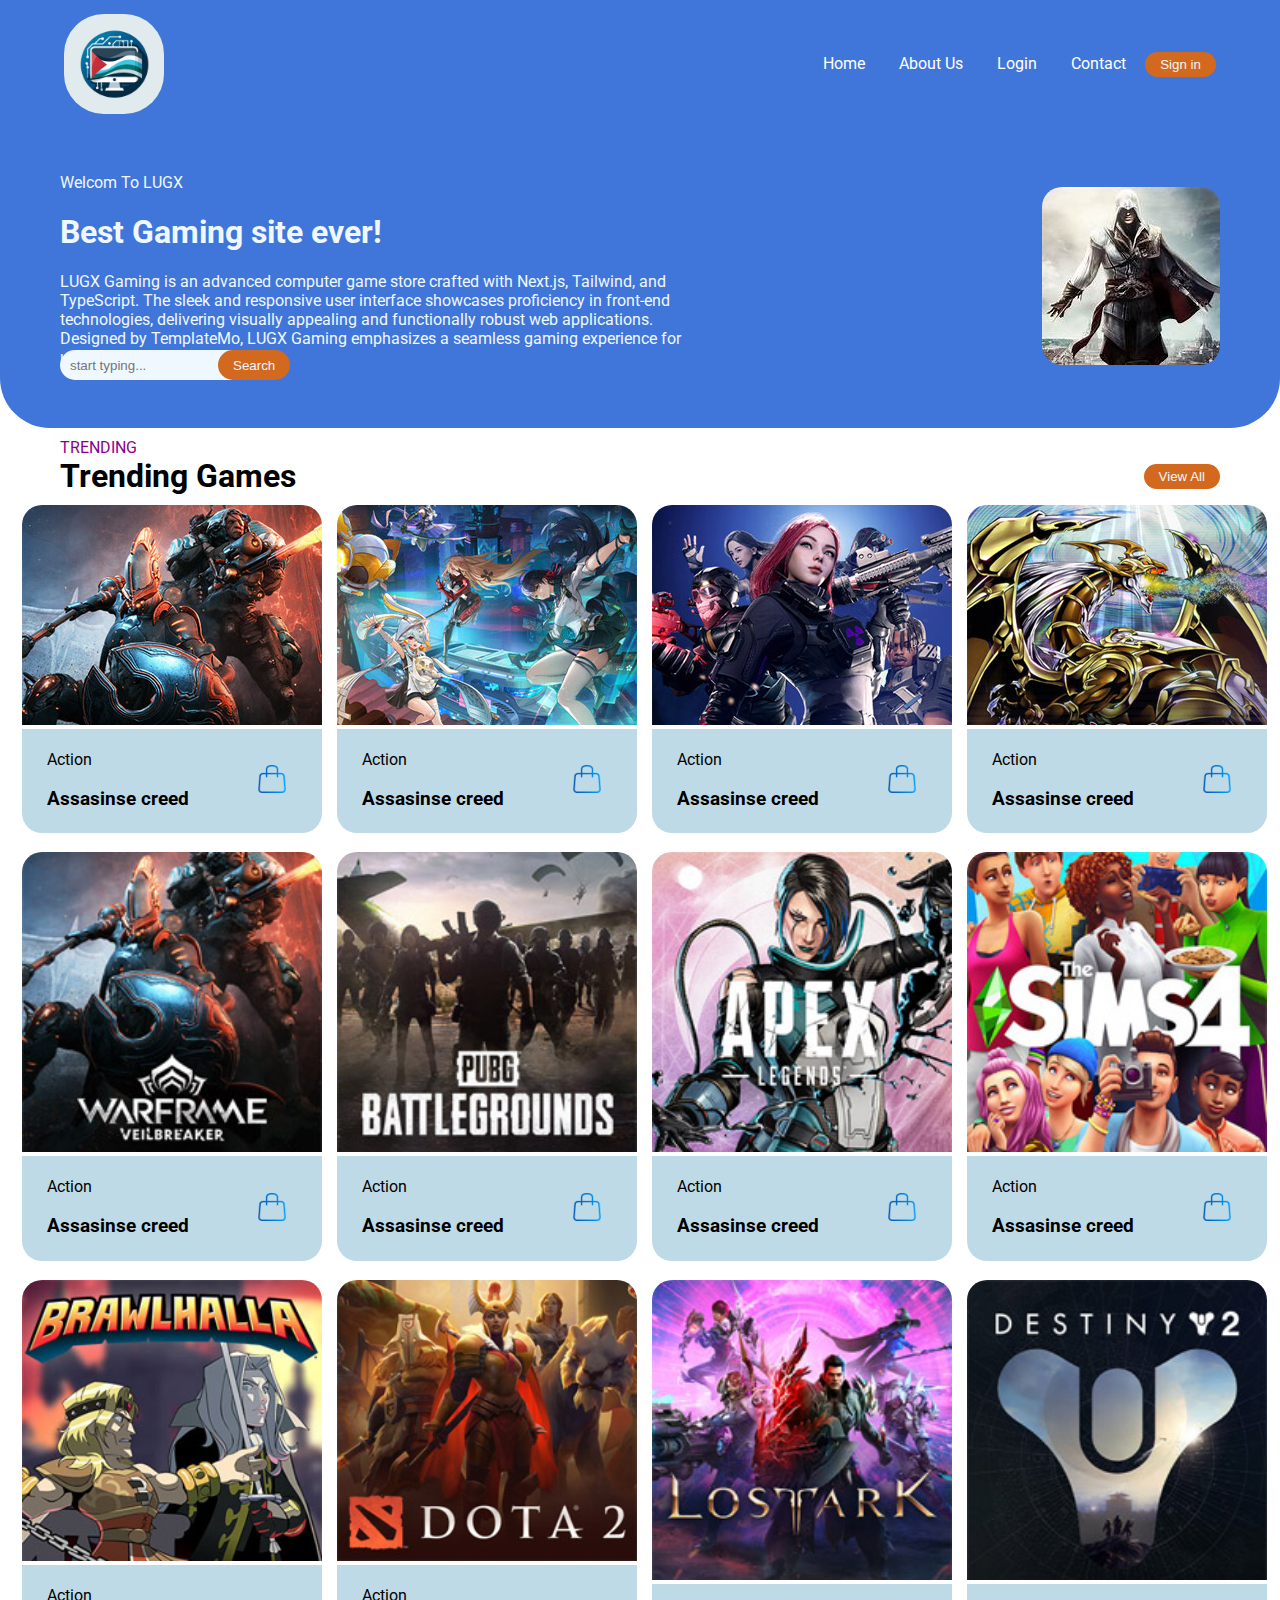
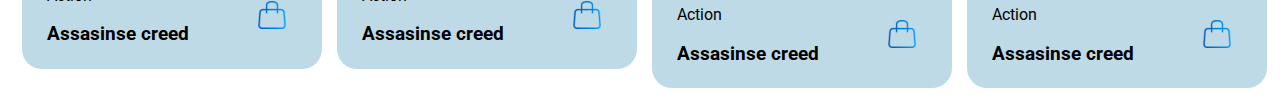
<file: index.html>
<!DOCTYPE html>
<head>
    <link rel="preconnect" href="https://fonts.googleapis.com">
    <link rel="preconnect" href="https://fonts.gstatic.com" crossorigin>
    <link href="https://fonts.googleapis.com/css2?family=Roboto:ital,wght@0,100;0,300;0,400;0,500;0,700;0,900;1,100;1,300;1,400;1,500;1,700;1,900&display=swap" 
    rel="stylesheet">
    <title>LUGX Store</title>
    <link rel="stylesheet" href="style.css"/>
</head>
<body>
    <div class="header">
        <img  src="images/_d963e10c-0fdb-4cb7-986e-865fec676b43.jpeg" class="logo">
        <div class="link">
            <a href="index.html">Home</a>
            <a href="aboutus.html">About Us</a>
            <a href="login.html">Login</a>
            <a href="conactus.html">Contact</a>
            <button class="bin" onclick="window.location.href='register.html'" >Sign in</button>
        </div>
    </div>
    <div class="landing-page">
        <div class="landing-text">
            <span>Welcom To LUGX</span>
            <h1>Best Gaming site ever!</h1>
            <p>
                LUGX Gaming is an advanced computer game store crafted with Next.js, Tailwind, and
                TypeScript. The sleek and responsive user interface showcases proficiency in front-end
                technologies, delivering visually appealing and functionally robust web applications. 
                Designed by TemplateMo, LUGX Gaming emphasizes a seamless gaming experience for users.
            </p>
        </div>
        <div class="search">
            <input placeholder="start typing..."/>
            <button class="bin">Search</button>
        </div>
        <div>
            <img class="img" src="images/banner.jpg"/>
        </div>
    </div>
    <div class="content">
        <span>Trending</span>
        <div class="trending-header">
            <h1 class="trend">Trending Games</h1>
            <button class="bin">View All</button>
        </div>
    </div>
    <div class="trendingcards">
    <div class="card1">
        <img class="thumb"  src="images/trending-01.jpg" />
        <div class="card-info">
          <div class="card-name">
            <p>Action</p>
            <h3>Assasinse creed</h3>
          </div>
          <a href="#">
            <img src="images/online-shopping.png" />
          </a>
        </div>
    </div>
    <div class="card">
        <img class="thumb" src="images/trending-02.jpg" />
        <div class="card-info">
          <div class="card-name">
            <p>Action</p>
            <h3>Assasinse creed</h3>
          </div>
          <a href="#">
            <img src="images/online-shopping.png" />
          </a>
        </div>
    </div>
    <div class="card">
        <img class="thumb" src="images/trending-03.jpg" />
        <div class="card-info">
          <div class="card-name">
            <p>Action</p>
            <h3>Assasinse creed</h3>
          </div>
          <a href="#">
            <img src="images/online-shopping.png" />
          </a>
        </div>
    </div>
    <div class="card">
        <img class="thumb" src="images/trending-04.jpg" />
        <div class="card-info">
          <div class="card-name">
            <p>Action</p>
            <h3>Assasinse creed</h3>
          </div>
          <a href="#">
            <img src="images/online-shopping.png" />
          </a>
        </div>
    </div>
    </div>
    <br>
    <div class="trendingcards">
        <div class="card1">
            <img class="thumb"  src="images/top-game-01.jpg" />
            <div class="card-info">
              <div class="card-name">
                <p>Action</p>
                <h3>Assasinse creed</h3>
              </div>
              <a href="#">
                <img src="images/online-shopping.png" />
              </a>
            </div>
        </div>
        <div class="card">
            <img class="thumb" src="images/top-game-02.jpg" />
            <div class="card-info">
              <div class="card-name">
                <p>Action</p>
                <h3>Assasinse creed</h3>
              </div>
              <a href="#">
                <img src="images/online-shopping.png" />
              </a>
            </div>
        </div>
        <div class="card">
            <img class="thumb" src="images/top-game-03.jpg" />
            <div class="card-info">
              <div class="card-name">
                <p>Action</p>
                <h3>Assasinse creed</h3>
              </div>
              <a href="#">
                <img src="images/online-shopping.png" />
              </a>
            </div>
        </div>
        <div class="card">
            <img class="thumb" src="images/top-game-04.jpg" />
            <div class="card-info">
              <div class="card-name">
                <p>Action</p>
                <h3>Assasinse creed</h3>
              </div>
              <a href="#">
                <img src="images/online-shopping.png" />
              </a>
            </div>
        </div>
        </div>
        <br>
        <div class="trendingcards">
        <div class="card1">
            <img class="thumb"  src="images/categories-01.jpg" />
            <div class="card-info">
              <div class="card-name">
                <p>Action</p>
                <h3>Assasinse creed</h3>
              </div>
              <a href="#">
                <img src="images/online-shopping.png" />
              </a>
            </div>
        </div>
        <div class="card">
            <img class="thumb" src="images/categories-02.jpg" />
            <div class="card-info">
              <div class="card-name">
                <p>Action</p>
                <h3>Assasinse creed</h3>
              </div>
              <a href="#">
                <img src="images/online-shopping.png" />
              </a>
            </div>
        </div>
        <div class="card">
            <img class="thumb" src="images/top-game-05.jpg" />
            <div class="card-info">
              <div class="card-name">
                <p>Action</p>
                <h3>Assasinse creed</h3>
              </div>
              <a href="#">
                <img src="images/online-shopping.png" />
              </a>
            </div>
        </div>
        <div class="card">
            <img class="thumb" src="images/top-game-06.jpg" />
            <div class="card-info">
              <div class="card-name">
                <p>Action</p>
                <h3>Assasinse creed</h3>
              </div>
              <a href="#">
                <img src="images/online-shopping.png" />
              </a>
            </div>
        </div>
        </div>
        <br>
    </div>
</body>
</html>
</file>
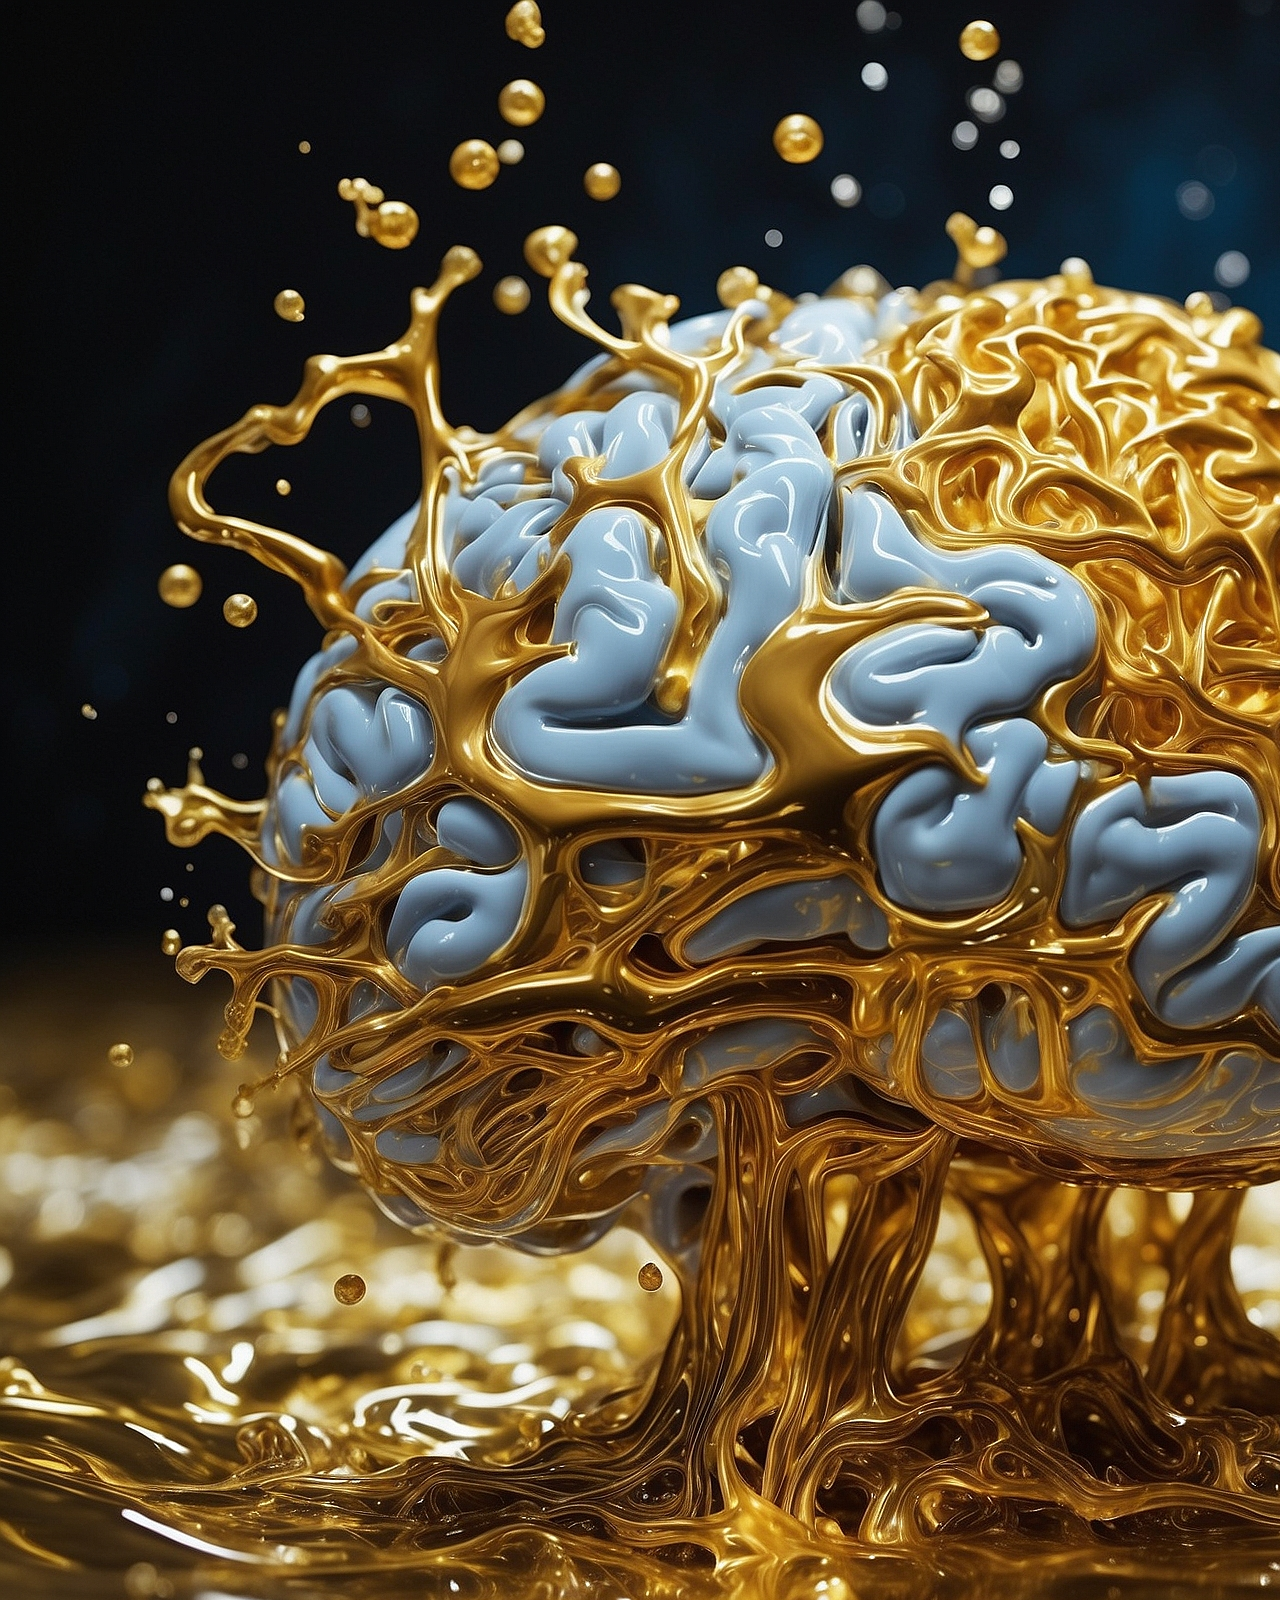
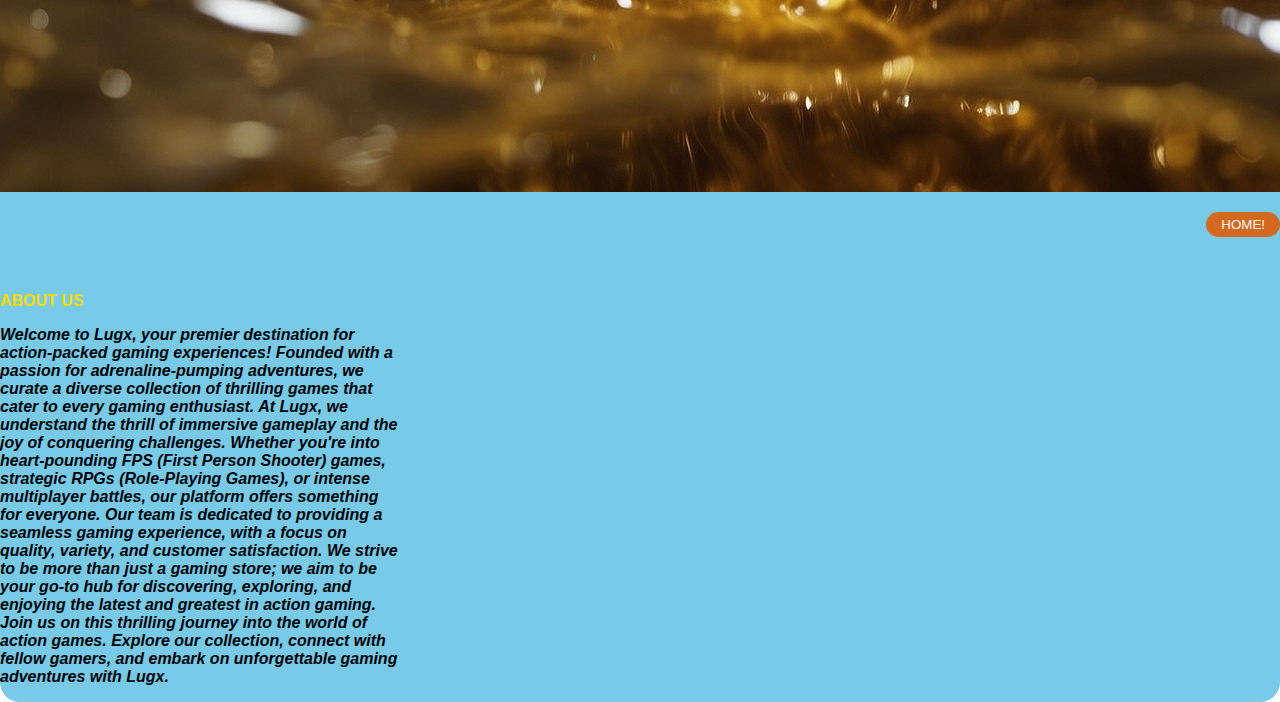
<file: aboutus.html>
<!DOCTYPE html>
<html lang="en">
<head>
	<meta charset="UFT-8">
	<title>About Us</title>
	<link rel="stylesheet" href="style.css"/>
</head>
<body>
<div class="aboutus">
	<img src="images/Leonardo_Diffusion_XL_a_brain_suspended_in_midair_bathed_in_a_1.jpg" />
	<div class="contentabout">
	<b>About Us</b>
	<p>
		Welcome to Lugx, your premier destination for action-packed gaming experiences! Founded with a passion for adrenaline-pumping adventures, we curate a diverse collection of thrilling games that cater to every gaming enthusiast.
		At Lugx, we understand the thrill of immersive gameplay and the joy of conquering challenges. Whether you're into heart-pounding FPS (First Person Shooter) games, strategic RPGs (Role-Playing Games), or intense multiplayer battles, our platform offers something for everyone.
		Our team is dedicated to providing a seamless gaming experience, with a focus on quality, variety, and customer satisfaction. We strive to be more than just a gaming store; we aim to be your go-to hub for discovering, exploring, and enjoying the latest and greatest in action gaming.
		Join us on this thrilling journey into the world of action games. Explore our collection, connect with fellow gamers, and embark on unforgettable gaming adventures with Lugx.
	</p>
	</div>
	<div class="bin2">
		<button class="bin" onclick="window.location.href='index.html'">
			HOME!
		</button>
	</div>
</div>
</body>
</html>
</file>
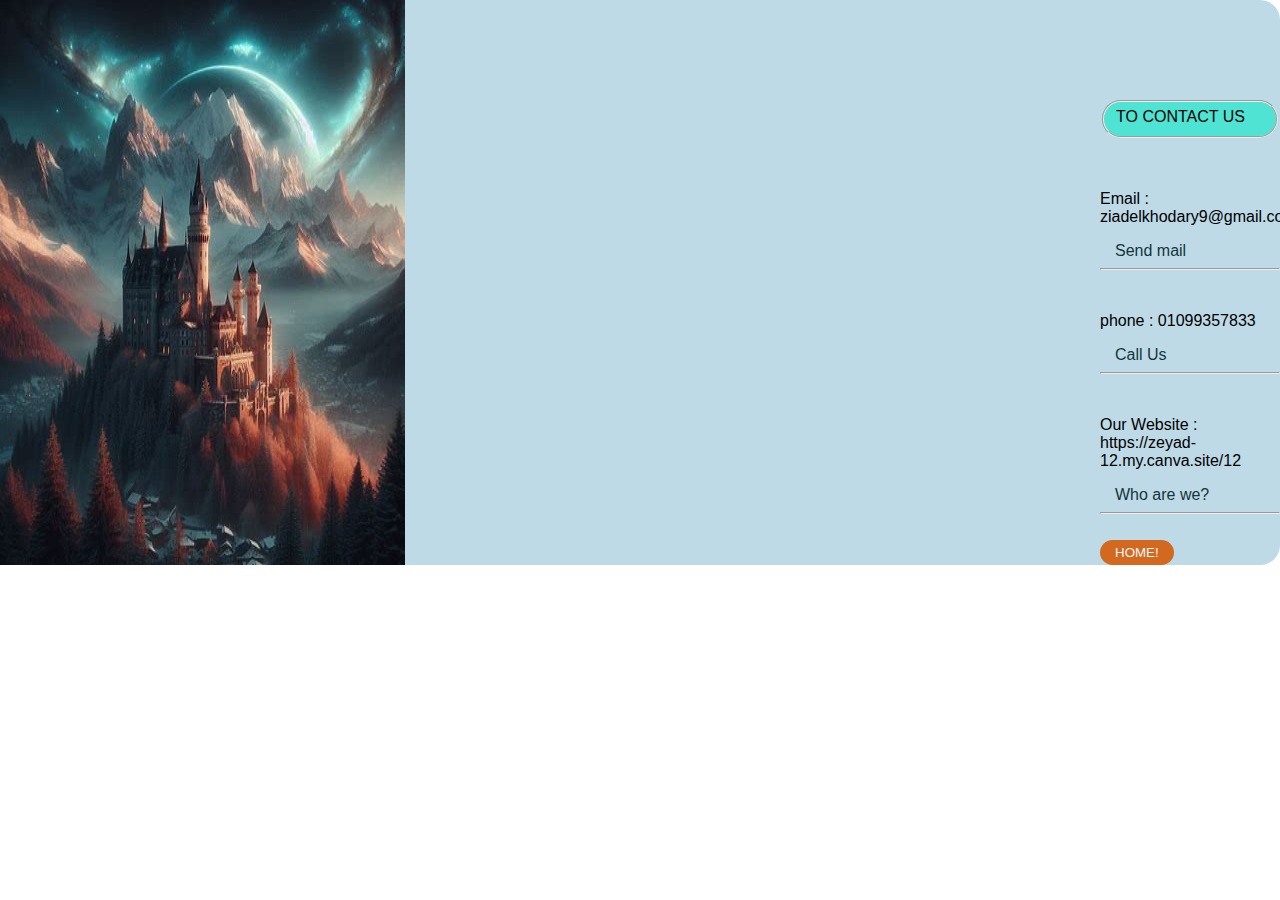
<file: conactus.html>
<!DOCTYPE html>
<html lang="en">
<head>
	<meta charset="UFT-8">
	<title>Contact Us</title>
	<link rel="stylesheet" href="style.css"/>
</head>
<body>

<div class="contact-first">
<img src="images/contactus.jpg">
<div class="h1">
	<fieldset class="square">
		<span>TO CONTACT US</span>
</fieldset>
<div>
	<br>
    </div>
	<br>
	<div class="email">
		<p>
			Email : ziadelkhodary9@gmail.com
		</p>
		<div class="link1">
		<a href="mailto://ziadelkhadary@gmail.com">
			Send mail
		</a>
		</div>
	</div>
	<hr>
	<br>
	<div>
		<p>
			phone : 01099357833
		</p>
		<div class="link1">
			<a href="#">
				Call Us
			</a>
			</div>
	</div>
	<hr>
	<br>
	<div>
		<p>
			Our Website : https://zeyad-12.my.canva.site/12
		</p>
		<div class="link1">
			<a href="https://zeyad-12.my.canva.site/12">
				Who are we?
			</a>
		</div>
	</div>
	<hr>
	<br>
	<div>
		<button class="bin" onclick="window.location.href='index.html'">
			HOME!
		</button>
	</div>
</div>
</div>
</body>
</html>
</file>
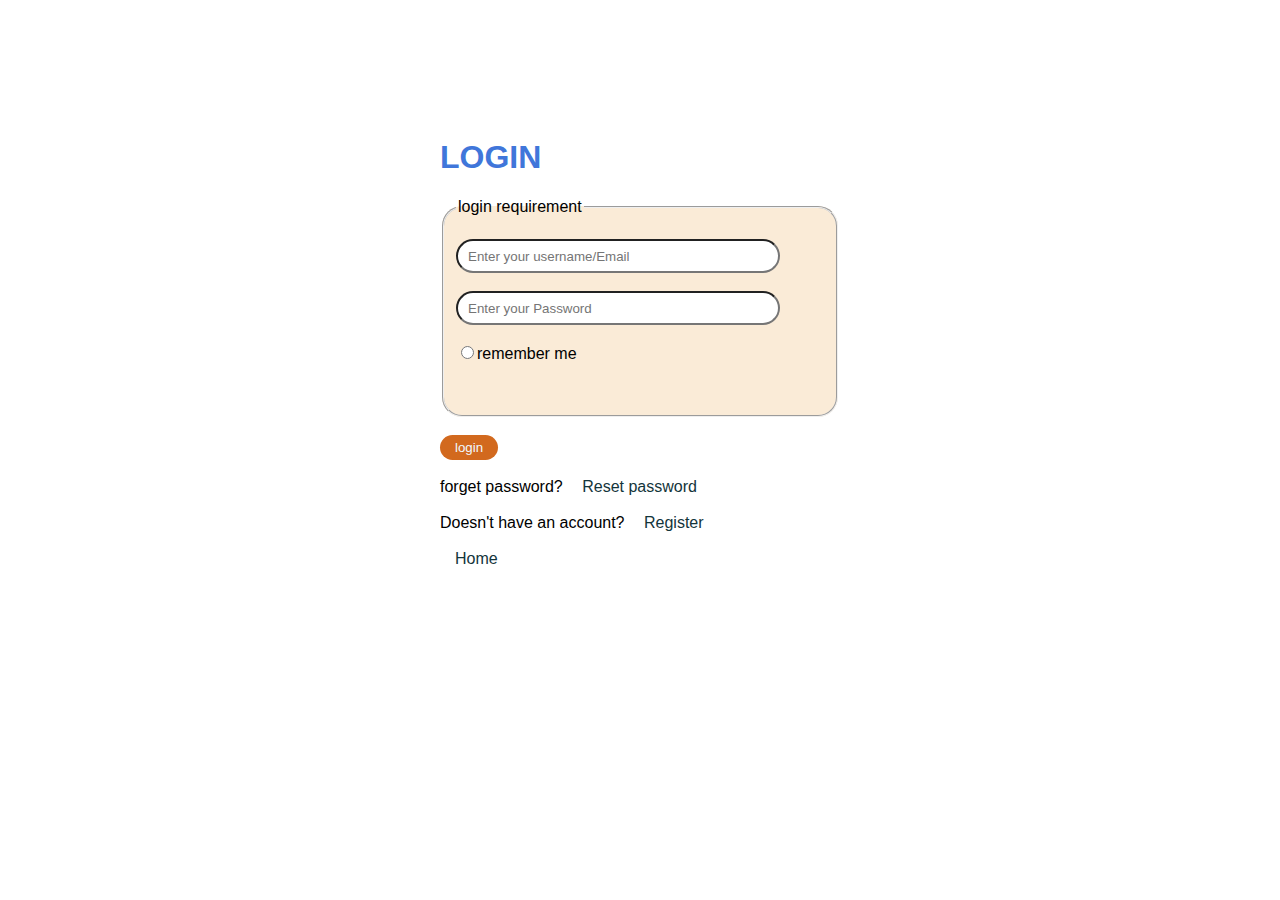
<file: login.html>
<!DOCTYPE html>
<html lang="en">
<head>
	<meta charset="UFT-8">
	<title>login form</title>
	<link rel="stylesheet" href="style.css"/>
</head>
<body>
<div class="info_login">
<br>
  <h1>login</h1>
<fieldset class="req-login">
	<legend>login requirement</legend>
	<br>
	<div>
	<form action=""  method="POST">
		<div class="mail">
		<input placeholder="Enter your username/Email" required>
		</div>
		<br>
		<div class="mail">
		<input placeholder="Enter your Password" required>
		</div>
		<br>
		<input type="radio">remember me
	</form>
    </div>
</fieldset>

<br>
	 <button onclick="window.location.href='index.html'" class="bin" type="submit">
		login
	 </button>
	 <br>
	 <br>
<div class="link1">
	forget password?
	<a href="login.html">
		Reset password
	</a>
</div>
<br>
<div class="link1">
	Doesn't have an account?
	<a href="register.html">
		Register
	</a>
</div>
<br>
<div class="link1">
	<a href="index.html">
		Home
	</a>
</div>
</div>
</body>
</html>
</file>
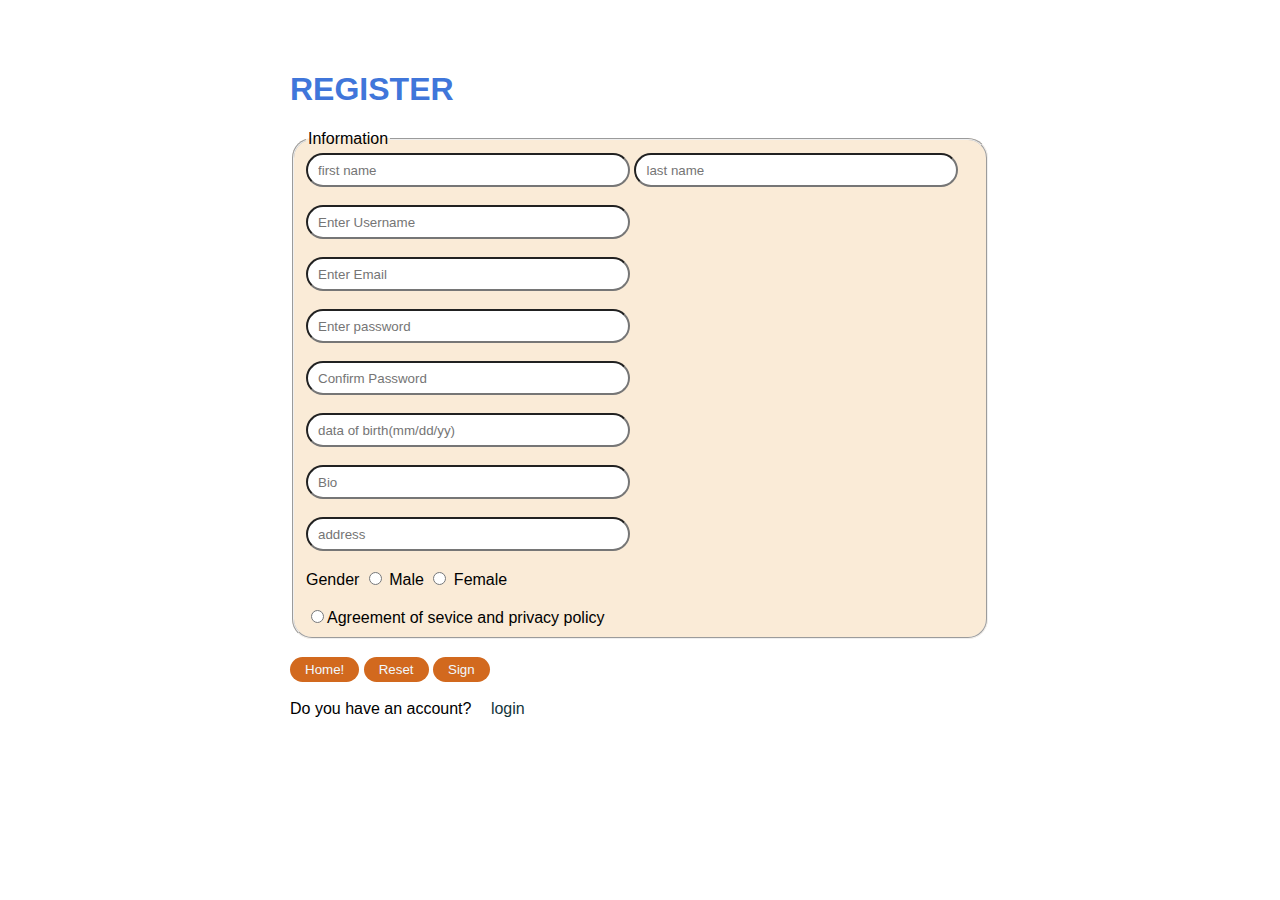
<file: register.html>
<!DOCTYPE html>
<html lang="en">
<head>
	<meta charset="UFT-8">
	<title>Register</title>
	<link rel="stylesheet" href="style.css"/>
</head>
<body>
<div class="signin_info">
<h1>Register</h1>
<fieldset class="sigin-req">
	<legend>Information</legend>
<form action="" method="POST">
	<div class="mail">
		<input type="text" placeholder="first name" required>
		
		<input type="text" placeholder="last name" required>
	</div>
	<br>
	<div class="mail">
		<input type="text" placeholder="Enter Username" required>
	</div>
	<br>
	<div class="mail">
		<input type="text" placeholder="Enter Email" required>
	</div>
	<br>
	<div class="mail">
		<input type="number" name="password" placeholder="Enter password" required>
	</div>
	<br>
	<div class="mail">
		<input type="number" name="password" placeholder="Confirm Password" required>
	</div>
	<br>
	<div class="mail">
		<input type="data" placeholder="data of birth(mm/dd/yy)" required>
	</div>
	<br>
	<div class="mail">
		<input type="text" placeholder="Bio" maxlength="1000" required>
	</div>
	<br>
	<div class="mail">
		<input type="text" placeholder="address" maxlength="1000" required>
	</div>
	<br>
	<div >
	    <label for="gender">Gender</label>
		<input type="radio" name="gender"> Male
		<input type="radio" name="gender"> Female
	</div>
	<br>
	<div>
		<input type="radio" required>Agreement of sevice and privacy policy
	</div>
</form>
</fieldset>
	<br>
	<div>
	<button class="bin" onclick="window.location.href='index.html'" type="submit">Home!</button>
	<button class="bin" onclick="window.location.href='register.html'" type="reset">Reset</button>
    <button class="bin" onclick="window.location.href='index.html'" type="submit">Sign</button>
	</div>
	<br>
	<div class="link1">
	 Do you have an account?
	<a href="login.html">
		login
	</a>
	</div>
	<br>
</div>
</body>
</html>
</file>
<file: style.css>
body {
  margin: 0;
  font-family: "Roboto", sans-serif;
}
.header {
  background-color: #4076da;
  border: 4px #00000000 solid;
  display: flex;
  justify-content: space-between;
  align-items: center;
  padding: 10px 60px;
}
.logo {
  width: 100px;
  border-radius: 40px;
}
.link a {
  color: white;
  padding: 5px 15px;
  text-decoration: solid;
  border-radius: 15px;
}
.link a:hover {
  background-color: rgb(10, 211, 229);
}
.bin {
  background-color: chocolate;
  color: aliceblue;
  border: none;
  border-radius: 15px;
  padding: 5px 15px;
}
.bin:hover {
  background-color: brown;
}
.landing-page {
  background-color: #4076da;
  display: flex;
  justify-content: space-between;
  padding: 10px 60px;
  align-items: center;
  color: aliceblue;
  border-radius: 0 0 50px 50px;
  height: 280px;
}
.search input {
  border-radius: 50px;
  border: none;
  outline: none;
  height: 30px;
  padding: 0 10px;
  position: absolute;
  left: 60px;
  top: 350px;
  background-color: aliceblue;
}
.search button {
  position: absolute;
  left: 218px;
  top: 350px;
  height: 30px;
}
.img {
  border-radius: 20px;
  width: 100%;
  max-width: 250px;
  height: auto;
}
.landing-text {
  width: 100%;
  max-width: 650px;
}
.content {
  padding: 10px 60px;
}
.trending-header {
  display: flex;
  justify-content: space-between;
  align-items: center;
}
.trending-header h1 {
  margin: 0;
}
.content span {
  color: darkmagenta;
  text-transform: uppercase;
}
.card {
  width: 100%;
  max-width: 300px;
}
.card1 {
  width: 100%;
  max-width: 300px;
  padding-left: 8px;
}
.card1 .thumb {
  border-radius: 20px 20px 0 0;
  width: 100%;
  max-width: 300px;
  height: auto;
}
.card-info {
  display: flex;
  justify-content: space-between;
  background-color: #bfdae7;
  padding: 5px 25px;
  align-items: center;
  border-radius: 0 0 20px 20px;
}
.card .thumb {
  border-radius: 20px 20px 0 0;
  width: 100%;
  max-width: 300px;
  height: auto;
}
.card-info img {
  width: 50px;
}
.trendingcards {
  display: flex;
  gap: 15px;
  flex-wrap: wrap;
  justify-content: center;
}
.info_login {
  width: 100%;
  max-width: 400px;
  height: auto;
  align-items: center;
  position: absolute;
  left: 50%;
  transform: translateX(-50%);
  padding-top: 100px;
  border-radius: 10px;
}
.info_login h1 {
  color: #4076da;
  text-transform: uppercase;
}
.req-login {
  background-color: antiquewhite;
  border-radius: 20px;
  height: 200px;
}
.mail input {
  border-radius: 20px;
  width: 100%;
  max-width: 300px;
  height: 30px;
  padding: 0 10px;
}
.link1 a {
  color: rgb(19, 53, 59);
  padding: 5px 15px;
  text-decoration: solid;
  border-radius: 15px;
}
.link1 a:hover {
  background-color: rgb(10, 211, 229);
}
.signin_info {
  width: 100%;
  max-width: 700px;
  height: auto;
  align-items: center;
  position: absolute;
  left: 50%;
  transform: translateX(-50%);
  padding-top: 50px;
  border-radius: 10px;
}
.sigin-req {
  border-radius: 20px;
  background-color: antiquewhite;
}
.signin_info h1 {
  color: #4076da;
  text-transform: uppercase;
}
.contact-first {
  display: flex;
  justify-content: space-between;
  background-color: #bfdae7;
  height: auto;
  border-radius: 20px;
  flex-wrap: wrap;
}
.contact-first span {
  color: #000000;
  text-transform: uppercase;
}
.h1 {
  border-radius: 20px;
  width: 100%;
  max-width: 180px;
  padding-top: 100px;
  padding-right: 0;
}
.square {
  border-radius: 20px;
  background-color: rgb(78, 227, 210);
}
.bin1 {
  background-color: rgb(78, 227, 210);
  color: rgb(0, 0, 0);
  border: none;
  border-radius: 10px;
  width: 80px;
  padding: 5px 15px;
  text-decoration: solid;
}
.aboutus {
  display: flex;
  justify-content: space-between;
  background-color: #78cae8;
  height: auto;
  border-radius: 20px;
  flex-wrap: wrap;
}
.bin2 {
  padding-top: 20px;
}
.contentabout {
  width: 100%;
  max-width: 400px;
  padding-top: 100px;
}
.contentabout b {
  color: #ffdd00;
  text-transform: uppercase;
}
.contentabout p {
  font-family: 'Arial', sans-serif;
  font-size: 16px;
  font-style: italic;
  font-weight: bold;
  word-wrap: break-word;
  align-items: center;
}

/* Media Queries */
@media (max-width: 1200px) {
  .header, .landing-page, .content {
    padding: 10px 30px;
  }
}

@media (max-width: 768px) {
  .header, .landing-page, .content {
    padding: 10px 20px;
    flex-direction: column;
    text-align: center;
  }
  .search input, .search button {
    left: 50%;
    transform: translateX(-50%);
  }
  .trendingcards {
    flex-direction: column;
    align-items: center;
  }
  .info_login, .signin_info {
    padding-top: 50px;
  }
}

@media (max-width: 480px) {
  .header, .landing-page, .content {
    padding: 10px;
  }
  .search input, .search button {
    left: 50%;
    transform: translateX(-50%);
  }
  .trendingcards {
    flex-direction: column;
    align-items: center;
  }
  .info_login, .signin_info {
    padding-top: 30px;
  }
  .contentabout {
    padding-top: 20px;
  }
}
</file>
